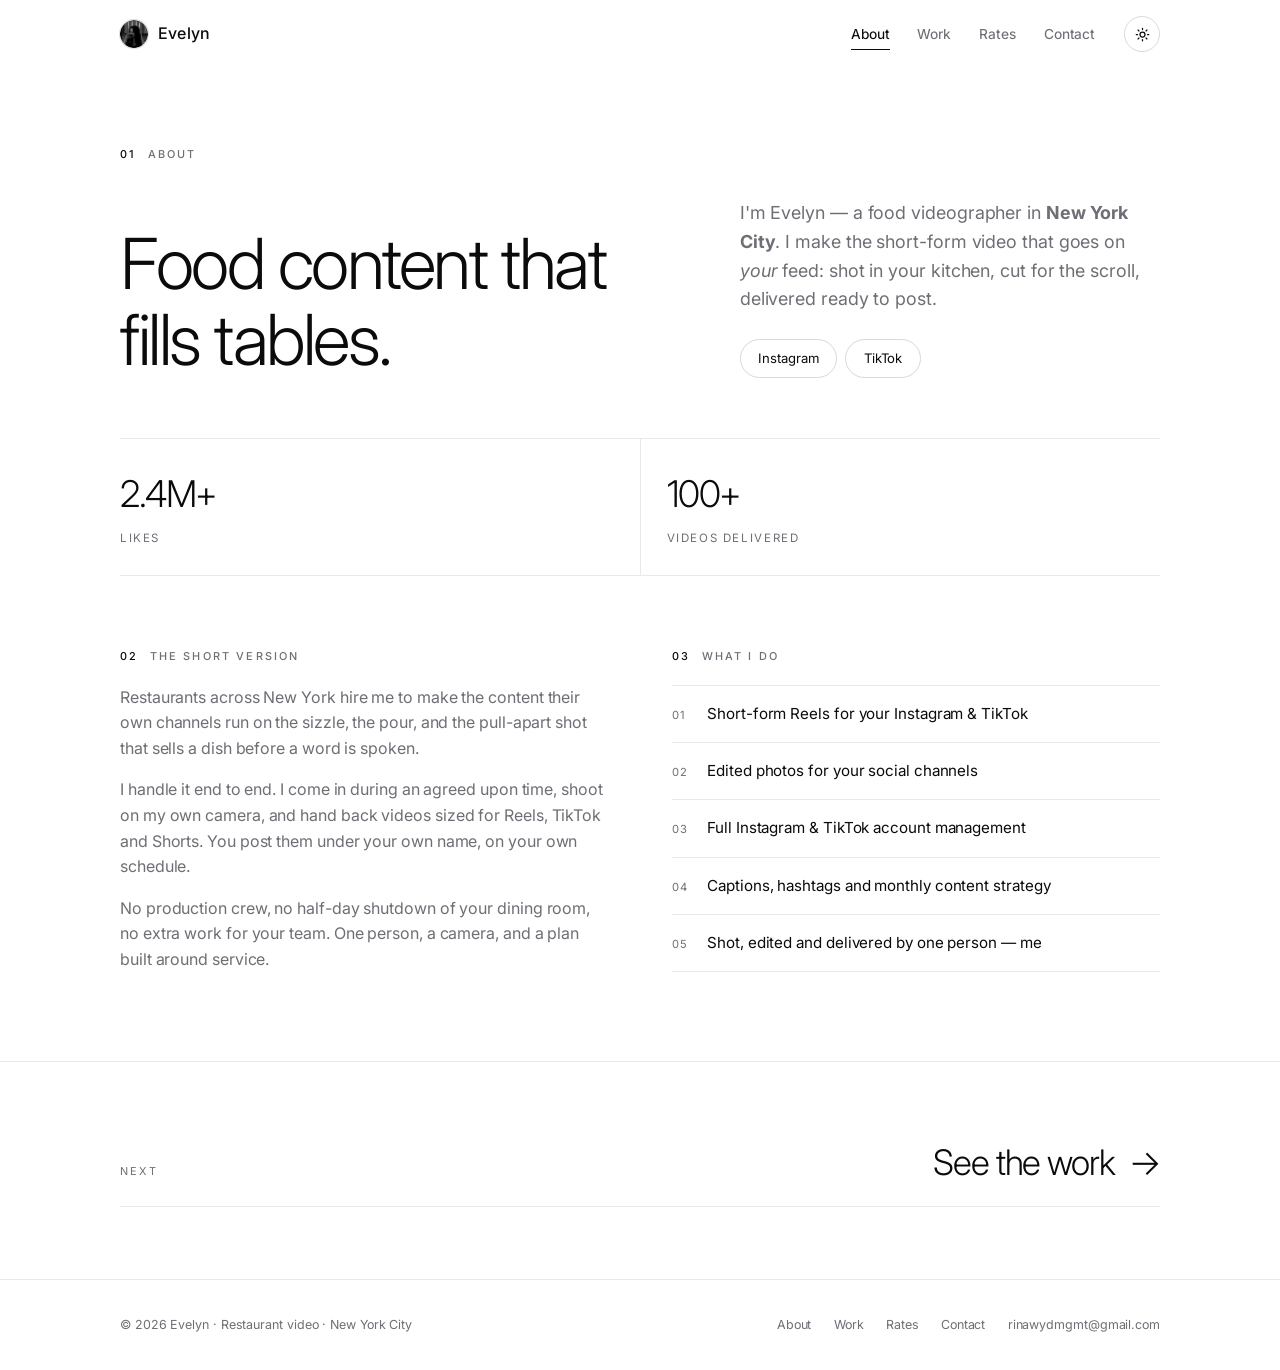
<file: index.html>
<!DOCTYPE html>
<html lang="en">
<head>
<meta charset="utf-8">
<meta name="viewport" content="width=device-width, initial-scale=1">
<title>Evelyn — Restaurant Video, New York City</title>
<meta name="description" content="Evelyn makes short-form food video for New York restaurants to post on their own channels.">
<meta property="og:title" content="Evelyn — Restaurant Video, New York City">
<meta property="og:description" content="Evelyn makes short-form food video for New York restaurants to post on their own channels.">
<meta property="og:image" content="https://crossur.github.io/Evelyn/assets/img/og-image.jpg">
<meta property="og:url" content="https://crossur.github.io/Evelyn/">
<meta property="og:site_name" content="Evelyn">
<meta property="og:type" content="website">
<meta name="twitter:card" content="summary_large_image">
<link rel="canonical" href="https://crossur.github.io/Evelyn/">
<link rel="icon" href="assets/img/icon/favicon.svg" type="image/svg+xml">
<link rel="icon" type="image/png" sizes="32x32" href="assets/img/icon/favicon-32.png">
<link rel="icon" type="image/png" sizes="512x512" href="assets/img/icon/icon-512.png">
<link rel="apple-touch-icon" sizes="180x180" href="assets/img/icon/apple-touch-icon.png">
<link rel="preconnect" href="https://fonts.googleapis.com">
<link rel="preconnect" href="https://fonts.gstatic.com" crossorigin>
<link href="https://fonts.googleapis.com/css2?family=Inter:wght@300;400;450;500;600&display=swap" rel="stylesheet">
<link rel="stylesheet" href="assets/css/styles.css">
<noscript><style>.reveal{opacity:1;transform:none}</style></noscript>
<script>
  // Apply the saved theme before first paint so the page never flashes
  try { var t = localStorage.getItem("theme"); if (t) document.documentElement.dataset.theme = t; } catch (e) {}
</script>
</head>
<body>

<a class="skip-link" href="#main">Skip to content</a>

<header class="site-header">
  <div class="wrap header-inner">
    <a class="brand" href="index.html">
      <img class="brand-mark" src="assets/img/icon/brand.png" alt="" width="28" height="28">
      <span class="brand-name">Evelyn</span>
    </a>

    <nav class="nav" id="nav" aria-label="Main">
      <a href="index.html" aria-current="page">About</a>
      <a href="work.html">Work</a>
      <a href="rates.html">Rates</a>
      <a href="contact.html">Contact</a>
    </nav>

    <button class="icon-btn theme-toggle" id="themeToggle" type="button" aria-label="Switch between light and dark">
      <svg class="sun" viewBox="0 0 24 24" fill="none" stroke="currentColor" stroke-width="2" stroke-linecap="round" aria-hidden="true">
        <circle cx="12" cy="12" r="4"/><path d="M12 2v2M12 20v2M2 12h2M20 12h2M4.9 4.9l1.4 1.4M17.7 17.7l1.4 1.4M4.9 19.1l1.4-1.4M17.7 6.3l1.4-1.4"/>
      </svg>
      <svg class="moon" viewBox="0 0 24 24" fill="none" stroke="currentColor" stroke-width="2" stroke-linecap="round" stroke-linejoin="round" aria-hidden="true">
        <path d="M21 12.8A9 9 0 1111.2 3a7 7 0 009.8 9.8z"/>
      </svg>
    </button>

    <button class="icon-btn nav-toggle" id="navToggle" type="button" aria-expanded="false" aria-controls="nav" aria-label="Open menu">
      <span></span><span></span><span></span>
    </button>
  </div>
</header>

<main id="main">

  <section class="wrap about-hero">
    <span class="label"><span class="num">01</span>About</span>

    <div class="about-hero-grid">
      <h1>Food content that fills tables.</h1>
      <div class="about-hero-aside">
        <p class="lede">
          I'm Evelyn — a food videographer in <strong>New York City</strong>.
          I make the short-form video that goes on <em>your</em> feed: shot in your
          kitchen, cut for the scroll, delivered ready to post.
        </p>
        <div class="socials">
          <a href="https://www.instagram.com/exploring.with.evelyn" target="_blank" rel="noopener">Instagram</a>
          <a href="https://www.tiktok.com/@exploring.with.evelyn" target="_blank" rel="noopener">TikTok</a>
        </div>
      </div>
    </div>

    <ul class="stats reveal">
      <li><strong>2.4M+</strong><span>Likes</span></li>
      <li><strong>100+</strong><span>Videos delivered</span></li>
    </ul>
  </section>

  <section class="wrap section">
    <div class="two-col">
      <div class="prose reveal">
        <span class="label"><span class="num">02</span>The short version</span>
        <p>
          Restaurants across New York hire me to make the content their own channels
          run on the sizzle, the pour, and the pull-apart shot that sells a dish
          before a word is spoken.
        </p>
        <p>
          I handle it end to end. I come in during an agreed upon time, shoot on my own camera,
          and hand back videos sized for Reels,
          TikTok and Shorts. You post them under your own name, on your own schedule.
        </p>
        <p>
          No production crew, no half-day shutdown of your dining room, no extra work
          for your team. One person, a camera, and a plan built around service.
        </p>
      </div>

      <div class="reveal">
        <span class="label"><span class="num">03</span>What I do</span>
        <ul class="do-list">
          <li><span class="idx">01</span><span>Short-form Reels for your Instagram &amp; TikTok</span></li>
          <li><span class="idx">02</span><span>Edited photos for your social channels</span></li>
          <li><span class="idx">03</span><span>Full Instagram &amp; TikTok account management</span></li>
          <li><span class="idx">04</span><span>Captions, hashtags and monthly content strategy</span></li>
          <li><span class="idx">05</span><span>Shot, edited and delivered by one person &mdash; me</span></li>
        </ul>
      </div>
    </div>
  </section>

  <section class="next-up">
    <div class="wrap">
      <a href="work.html">
        <span class="next-label">Next</span>
        <span class="next-title">See the work &nbsp;&rarr;</span>
      </a>
    </div>
  </section>

</main>

<footer class="site-footer">
  <div class="wrap footer-inner">
    <p>&copy; <span id="year">2026</span> Evelyn &middot; Restaurant video &middot; New York City</p>
    <nav class="footer-nav" aria-label="Footer">
      <a href="index.html">About</a>
      <a href="work.html">Work</a>
      <a href="rates.html">Rates</a>
      <a href="contact.html">Contact</a>
      <a href="mailto:rinawydmgmt@gmail.com">rinawydmgmt@gmail.com</a>
    </nav>
  </div>
</footer>

<script src="assets/js/main.js"></script>
</body>
</html>
</file>
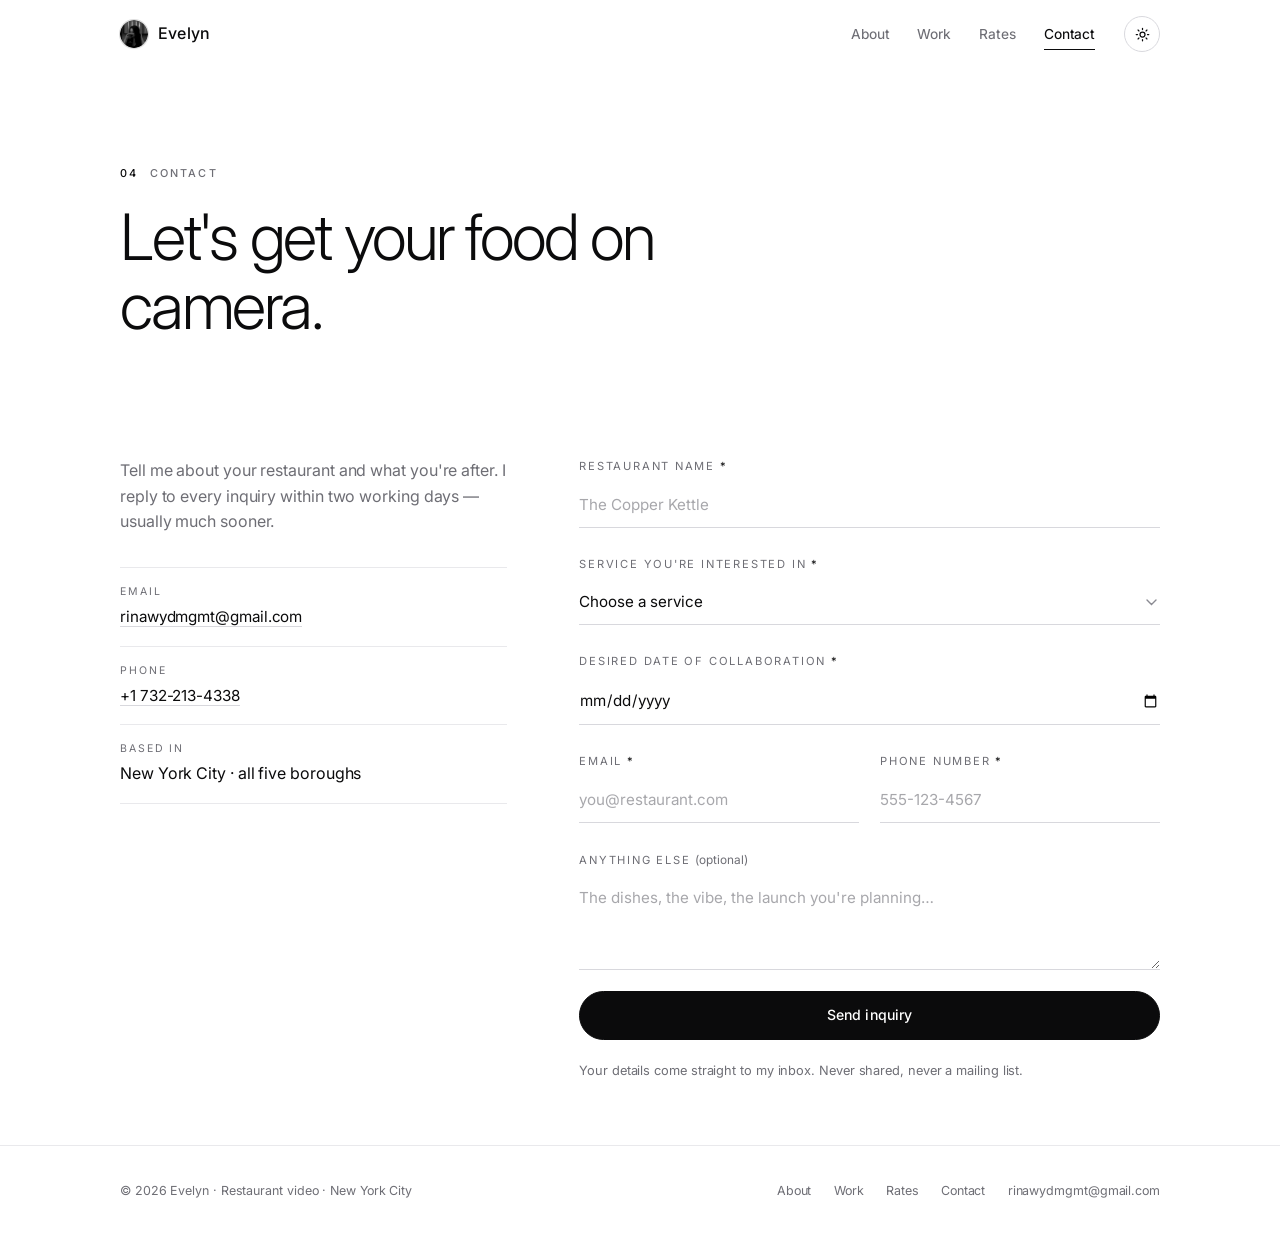
<file: contact.html>
<!DOCTYPE html>
<html lang="en">
<head>
<meta charset="utf-8">
<meta name="viewport" content="width=device-width, initial-scale=1">
<title>Contact — Evelyn</title>
<meta name="description" content="Book restaurant video in New York City. Tell me your restaurant, the service you want and your preferred date.">
<meta property="og:title" content="Contact — Evelyn">
<meta property="og:description" content="Book restaurant video in New York City. Tell me your restaurant, the service you want and your preferred date.">
<meta property="og:image" content="https://crossur.github.io/Evelyn/assets/img/og-image.jpg">
<meta property="og:url" content="https://crossur.github.io/Evelyn/contact.html">
<meta property="og:site_name" content="Evelyn">
<meta property="og:type" content="website">
<meta name="twitter:card" content="summary_large_image">
<link rel="canonical" href="https://crossur.github.io/Evelyn/contact.html">
<link rel="icon" href="assets/img/icon/favicon.svg" type="image/svg+xml">
<link rel="icon" type="image/png" sizes="32x32" href="assets/img/icon/favicon-32.png">
<link rel="icon" type="image/png" sizes="512x512" href="assets/img/icon/icon-512.png">
<link rel="apple-touch-icon" sizes="180x180" href="assets/img/icon/apple-touch-icon.png">
<link rel="preconnect" href="https://fonts.googleapis.com">
<link rel="preconnect" href="https://fonts.gstatic.com" crossorigin>
<link href="https://fonts.googleapis.com/css2?family=Inter:wght@300;400;450;500;600&display=swap" rel="stylesheet">
<link rel="stylesheet" href="assets/css/styles.css">
<noscript><style>.reveal{opacity:1;transform:none}</style></noscript>
<script>
  // Apply the saved theme before first paint so the page never flashes
  try { var t = localStorage.getItem("theme"); if (t) document.documentElement.dataset.theme = t; } catch (e) {}
</script>
</head>
<body>

<a class="skip-link" href="#main">Skip to content</a>

<header class="site-header">
  <div class="wrap header-inner">
    <a class="brand" href="index.html">
      <img class="brand-mark" src="assets/img/icon/brand.png" alt="" width="28" height="28">
      <span class="brand-name">Evelyn</span>
    </a>

    <nav class="nav" id="nav" aria-label="Main">
      <a href="index.html">About</a>
      <a href="work.html">Work</a>
      <a href="rates.html">Rates</a>
      <a href="contact.html" aria-current="page">Contact</a>
    </nav>

    <button class="icon-btn theme-toggle" id="themeToggle" type="button" aria-label="Switch between light and dark">
      <svg class="sun" viewBox="0 0 24 24" fill="none" stroke="currentColor" stroke-width="2" stroke-linecap="round" aria-hidden="true">
        <circle cx="12" cy="12" r="4"/><path d="M12 2v2M12 20v2M2 12h2M20 12h2M4.9 4.9l1.4 1.4M17.7 17.7l1.4 1.4M4.9 19.1l1.4-1.4M17.7 6.3l1.4-1.4"/>
      </svg>
      <svg class="moon" viewBox="0 0 24 24" fill="none" stroke="currentColor" stroke-width="2" stroke-linecap="round" stroke-linejoin="round" aria-hidden="true">
        <path d="M21 12.8A9 9 0 1111.2 3a7 7 0 009.8 9.8z"/>
      </svg>
    </button>

    <button class="icon-btn nav-toggle" id="navToggle" type="button" aria-expanded="false" aria-controls="nav" aria-label="Open menu">
      <span></span><span></span><span></span>
    </button>
  </div>
</header>

<main id="main">

  <section class="wrap page-head">
    <span class="label"><span class="num">04</span>Contact</span>
    <h1>Let's get your food on camera.</h1>
  </section>

  <section class="wrap section-tight">
    <div class="contact-grid">

      <div class="reveal">
        <p class="muted">
          Tell me about your restaurant and what you're after. I reply to every
          inquiry within two working days &mdash; usually much sooner.
        </p>
        <ul class="contact-details">
          <li>
            <span class="contact-label">Email</span>
            <a href="mailto:rinawydmgmt@gmail.com">rinawydmgmt@gmail.com</a>
          </li>
          <li>
            <span class="contact-label">Phone</span>
            <a href="tel:+17322134338">+1 732-213-4338</a>
          </li>
          <li>
            <span class="contact-label">Based in</span>
            <span>New York City &middot; all five boroughs</span>
          </li>
        </ul>
      </div>

      <form class="contact-form reveal" id="contactForm" novalidate>
        <div class="field">
          <label for="restaurant">Restaurant name <span class="req">*</span></label>
          <input type="text" id="restaurant" name="restaurant" required autocomplete="organization" placeholder="The Copper Kettle">
          <p class="error" data-error-for="restaurant"></p>
        </div>

        <div class="field">
          <label for="service">Service you're interested in <span class="req">*</span></label>
          <select id="service" name="service" required>
            <option value="" disabled selected>Choose a service</option>
            <option>Social Media Management &mdash; $800/month</option>
            <option>Content Creation Package &mdash; $300</option>
            <option>Not sure yet &mdash; let's talk</option>
          </select>
          <p class="error" data-error-for="service"></p>
        </div>

        <div class="field">
          <label for="date">Desired date of collaboration <span class="req">*</span></label>
          <input type="date" id="date" name="date" required>
          <p class="error" data-error-for="date"></p>
        </div>

        <div class="field-row">
          <div class="field">
            <label for="email">Email <span class="req">*</span></label>
            <input type="email" id="email" name="email" required autocomplete="email" placeholder="you@restaurant.com">
            <p class="error" data-error-for="email"></p>
          </div>
          <div class="field">
            <label for="phone">Phone number <span class="req">*</span></label>
            <input type="tel" id="phone" name="phone" required autocomplete="tel" placeholder="555-123-4567">
            <p class="error" data-error-for="phone"></p>
          </div>
        </div>

        <div class="field">
          <label for="message">Anything else <span class="optional">(optional)</span></label>
          <textarea id="message" name="message" rows="3" placeholder="The dishes, the vibe, the launch you're planning&hellip;"></textarea>
        </div>

        <!-- Spam honeypot: hidden from people, catches bots -->
        <div class="hp" aria-hidden="true">
          <label for="company">Company</label>
          <input type="text" id="company" name="_gotcha" tabindex="-1" autocomplete="off">
        </div>

        <button type="submit" class="btn btn-block" id="submitBtn">
          <span class="btn-label">Send inquiry</span>
          <span class="spinner" aria-hidden="true"></span>
        </button>

        <p class="form-status" id="formStatus" role="status" aria-live="polite"></p>
        <p class="fineprint">Your details come straight to my inbox. Never shared, never a mailing list.</p>
      </form>

    </div>
  </section>

</main>

<footer class="site-footer">
  <div class="wrap footer-inner">
    <p>&copy; <span id="year">2026</span> Evelyn &middot; Restaurant video &middot; New York City</p>
    <nav class="footer-nav" aria-label="Footer">
      <a href="index.html">About</a>
      <a href="work.html">Work</a>
      <a href="rates.html">Rates</a>
      <a href="contact.html">Contact</a>
      <a href="mailto:rinawydmgmt@gmail.com">rinawydmgmt@gmail.com</a>
    </nav>
  </div>
</footer>

<script src="assets/js/main.js"></script>
</body>
</html>
</file>
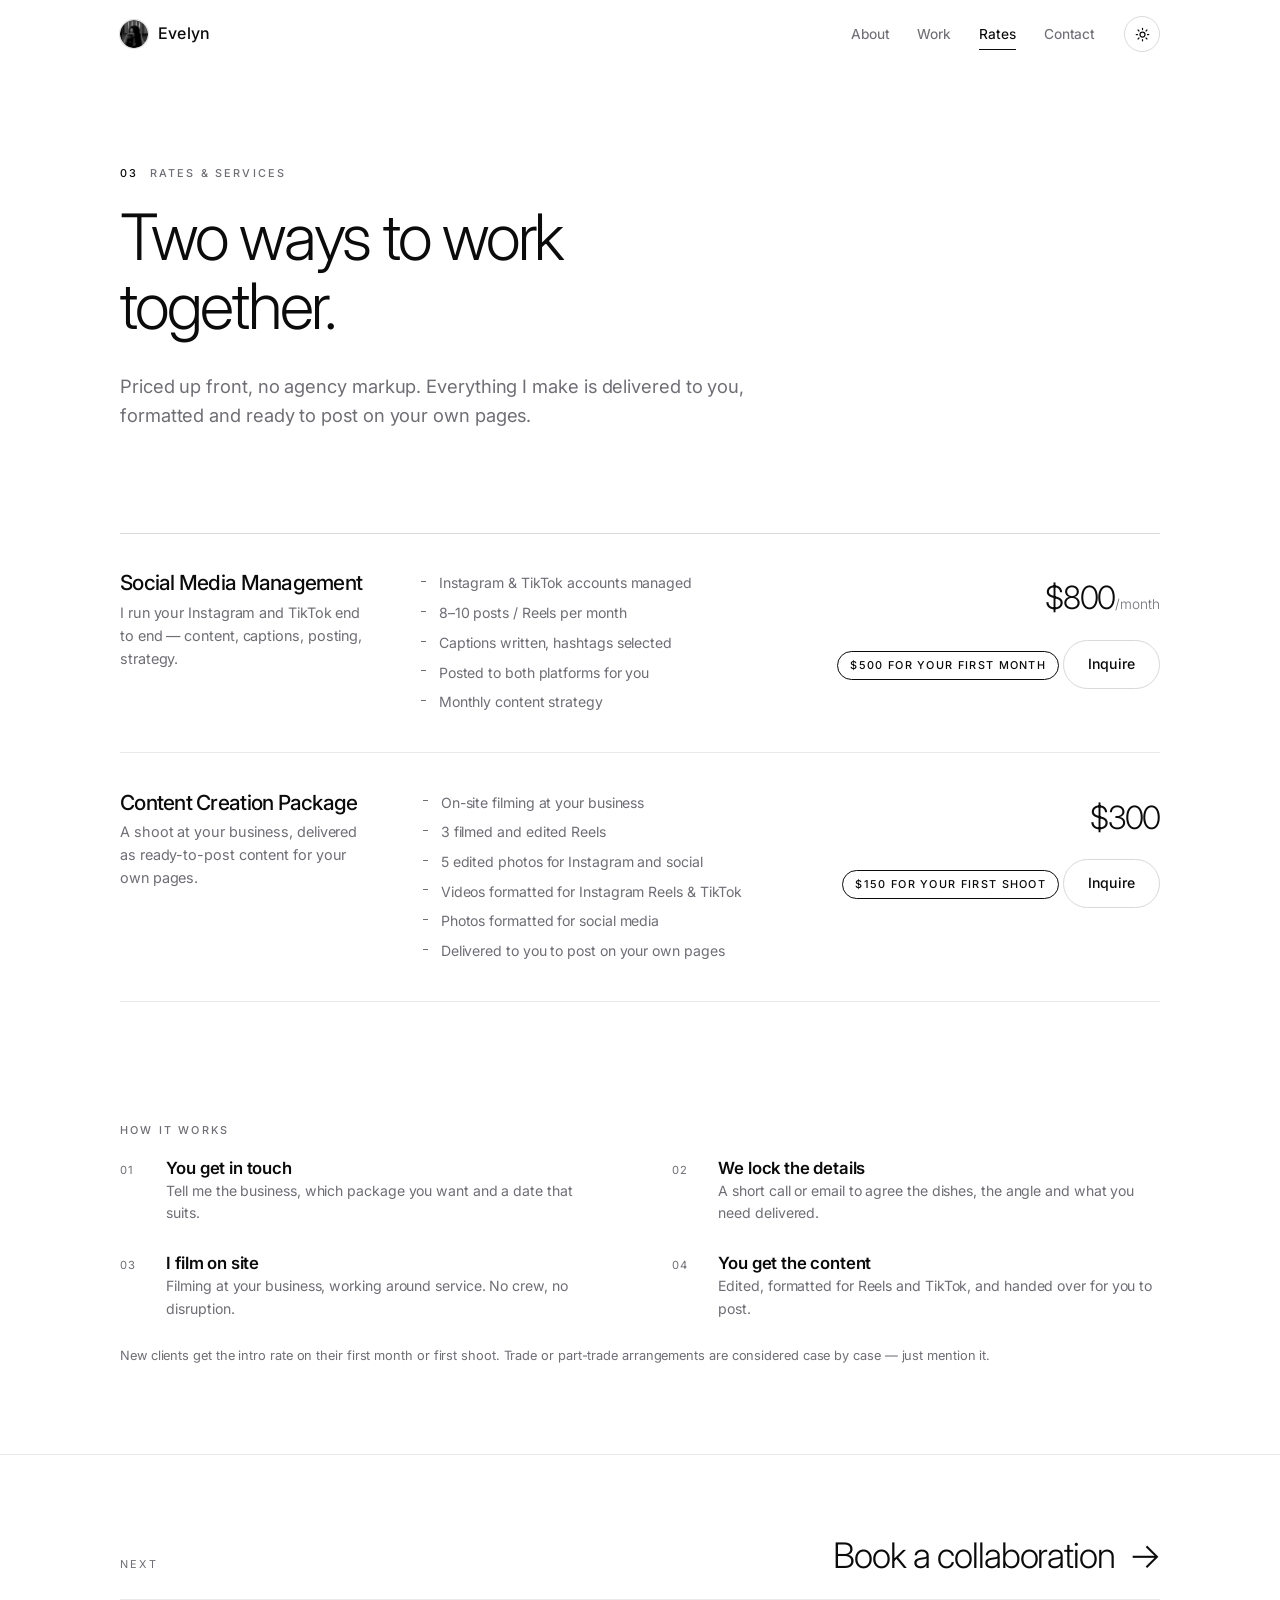
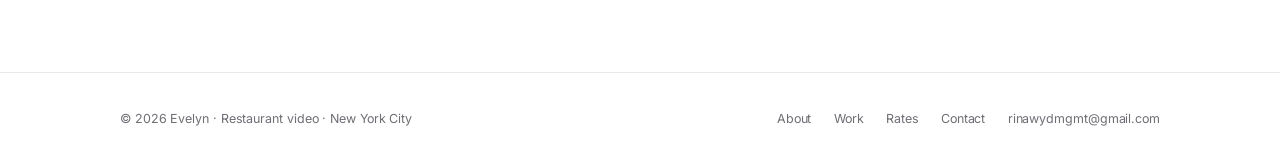
<file: rates.html>
<!DOCTYPE html>
<html lang="en">
<head>
<meta charset="utf-8">
<meta name="viewport" content="width=device-width, initial-scale=1">
<title>Rates &amp; Services — Evelyn</title>
<meta name="description" content="Rates for restaurant video in New York City: single videos, monthly packages and event coverage.">
<meta property="og:title" content="Rates &amp; Services — Evelyn">
<meta property="og:description" content="Rates for restaurant video in New York City: single videos, monthly packages and event coverage.">
<meta property="og:image" content="https://crossur.github.io/Evelyn/assets/img/og-image.jpg">
<meta property="og:url" content="https://crossur.github.io/Evelyn/rates.html">
<meta property="og:site_name" content="Evelyn">
<meta property="og:type" content="website">
<meta name="twitter:card" content="summary_large_image">
<link rel="canonical" href="https://crossur.github.io/Evelyn/rates.html">
<link rel="icon" href="assets/img/icon/favicon.svg" type="image/svg+xml">
<link rel="icon" type="image/png" sizes="32x32" href="assets/img/icon/favicon-32.png">
<link rel="icon" type="image/png" sizes="512x512" href="assets/img/icon/icon-512.png">
<link rel="apple-touch-icon" sizes="180x180" href="assets/img/icon/apple-touch-icon.png">
<link rel="preconnect" href="https://fonts.googleapis.com">
<link rel="preconnect" href="https://fonts.gstatic.com" crossorigin>
<link href="https://fonts.googleapis.com/css2?family=Inter:wght@300;400;450;500;600&display=swap" rel="stylesheet">
<link rel="stylesheet" href="assets/css/styles.css">
<noscript><style>.reveal{opacity:1;transform:none}</style></noscript>
<script>
  // Apply the saved theme before first paint so the page never flashes
  try { var t = localStorage.getItem("theme"); if (t) document.documentElement.dataset.theme = t; } catch (e) {}
</script>
</head>
<body>

<a class="skip-link" href="#main">Skip to content</a>

<header class="site-header">
  <div class="wrap header-inner">
    <a class="brand" href="index.html">
      <img class="brand-mark" src="assets/img/icon/brand.png" alt="" width="28" height="28">
      <span class="brand-name">Evelyn</span>
    </a>

    <nav class="nav" id="nav" aria-label="Main">
      <a href="index.html">About</a>
      <a href="work.html">Work</a>
      <a href="rates.html" aria-current="page">Rates</a>
      <a href="contact.html">Contact</a>
    </nav>

    <button class="icon-btn theme-toggle" id="themeToggle" type="button" aria-label="Switch between light and dark">
      <svg class="sun" viewBox="0 0 24 24" fill="none" stroke="currentColor" stroke-width="2" stroke-linecap="round" aria-hidden="true">
        <circle cx="12" cy="12" r="4"/><path d="M12 2v2M12 20v2M2 12h2M20 12h2M4.9 4.9l1.4 1.4M17.7 17.7l1.4 1.4M4.9 19.1l1.4-1.4M17.7 6.3l1.4-1.4"/>
      </svg>
      <svg class="moon" viewBox="0 0 24 24" fill="none" stroke="currentColor" stroke-width="2" stroke-linecap="round" stroke-linejoin="round" aria-hidden="true">
        <path d="M21 12.8A9 9 0 1111.2 3a7 7 0 009.8 9.8z"/>
      </svg>
    </button>

    <button class="icon-btn nav-toggle" id="navToggle" type="button" aria-expanded="false" aria-controls="nav" aria-label="Open menu">
      <span></span><span></span><span></span>
    </button>
  </div>
</header>

<main id="main">

  <section class="wrap page-head">
    <span class="label"><span class="num">03</span>Rates &amp; services</span>
    <h1>Two ways to work together.</h1>
    <p class="lede">
      Priced up front, no agency markup. Everything I make is delivered to you,
      formatted and ready to post on your own pages.
    </p>
  </section>

  <section class="wrap section-tight">
    <div class="rate-list">

      <article class="rate-row reveal">
        <div>
          <h2>Social Media Management</h2>
          <p class="blurb">I run your Instagram and TikTok end to end &mdash; content, captions, posting, strategy.</p>
        </div>
        <ul class="includes">
          <li>Instagram &amp; TikTok accounts managed</li>
          <li>8&ndash;10 posts / Reels per month</li>
          <li>Captions written, hashtags selected</li>
          <li>Posted to both platforms for you</li>
          <li>Monthly content strategy</li>
        </ul>
        <div class="price-col">
          <span class="rate-price">$800<span class="unit">/month</span></span>
          <span class="intro-offer">$500 for your first month</span>
          <a class="btn btn-ghost" href="contact.html?service=Social+Media+Management">Inquire</a>
        </div>
      </article>

      <article class="rate-row reveal">
        <div>
          <h2>Content Creation Package</h2>
          <p class="blurb">A shoot at your business, delivered as ready-to-post content for your own pages.</p>
        </div>
        <ul class="includes">
          <li>On-site filming at your business</li>
          <li>3 filmed and edited Reels</li>
          <li>5 edited photos for Instagram and social</li>
          <li>Videos formatted for Instagram Reels &amp; TikTok</li>
          <li>Photos formatted for social media</li>
          <li>Delivered to you to post on your own pages</li>
        </ul>
        <div class="price-col">
          <span class="rate-price">$300</span>
          <span class="intro-offer">$150 for your first shoot</span>
          <a class="btn btn-ghost" href="contact.html?service=Content+Creation+Package">Inquire</a>
        </div>
      </article>

    </div>
  </section>

  <section class="wrap section">
    <div class="reveal">
      <span class="label">How it works</span>
      <ol class="steps steps-wide">
        <li><div><h3>You get in touch</h3><p>Tell me the business, which package you want and a date that suits.</p></div></li>
        <li><div><h3>We lock the details</h3><p>A short call or email to agree the dishes, the angle and what you need delivered.</p></div></li>
        <li><div><h3>I film on site</h3><p>Filming at your business, working around service. No crew, no disruption.</p></div></li>
        <li><div><h3>You get the content</h3><p>Edited, formatted for Reels and TikTok, and handed over for you to post.</p></div></li>
      </ol>
      <p class="fineprint" style="margin-top:1.6rem">
        New clients get the intro rate on their first month or first shoot.
        Trade or part-trade arrangements are considered case by case &mdash; just mention it.
      </p>
    </div>
  </section>

  <section class="next-up">
    <div class="wrap">
      <a href="contact.html">
        <span class="next-label">Next</span>
        <span class="next-title">Book a collaboration &nbsp;&rarr;</span>
      </a>
    </div>
  </section>

</main>

<footer class="site-footer">
  <div class="wrap footer-inner">
    <p>&copy; <span id="year">2026</span> Evelyn &middot; Restaurant video &middot; New York City</p>
    <nav class="footer-nav" aria-label="Footer">
      <a href="index.html">About</a>
      <a href="work.html">Work</a>
      <a href="rates.html">Rates</a>
      <a href="contact.html">Contact</a>
      <a href="mailto:rinawydmgmt@gmail.com">rinawydmgmt@gmail.com</a>
    </nav>
  </div>
</footer>

<script src="assets/js/main.js"></script>
</body>
</html>
</file>
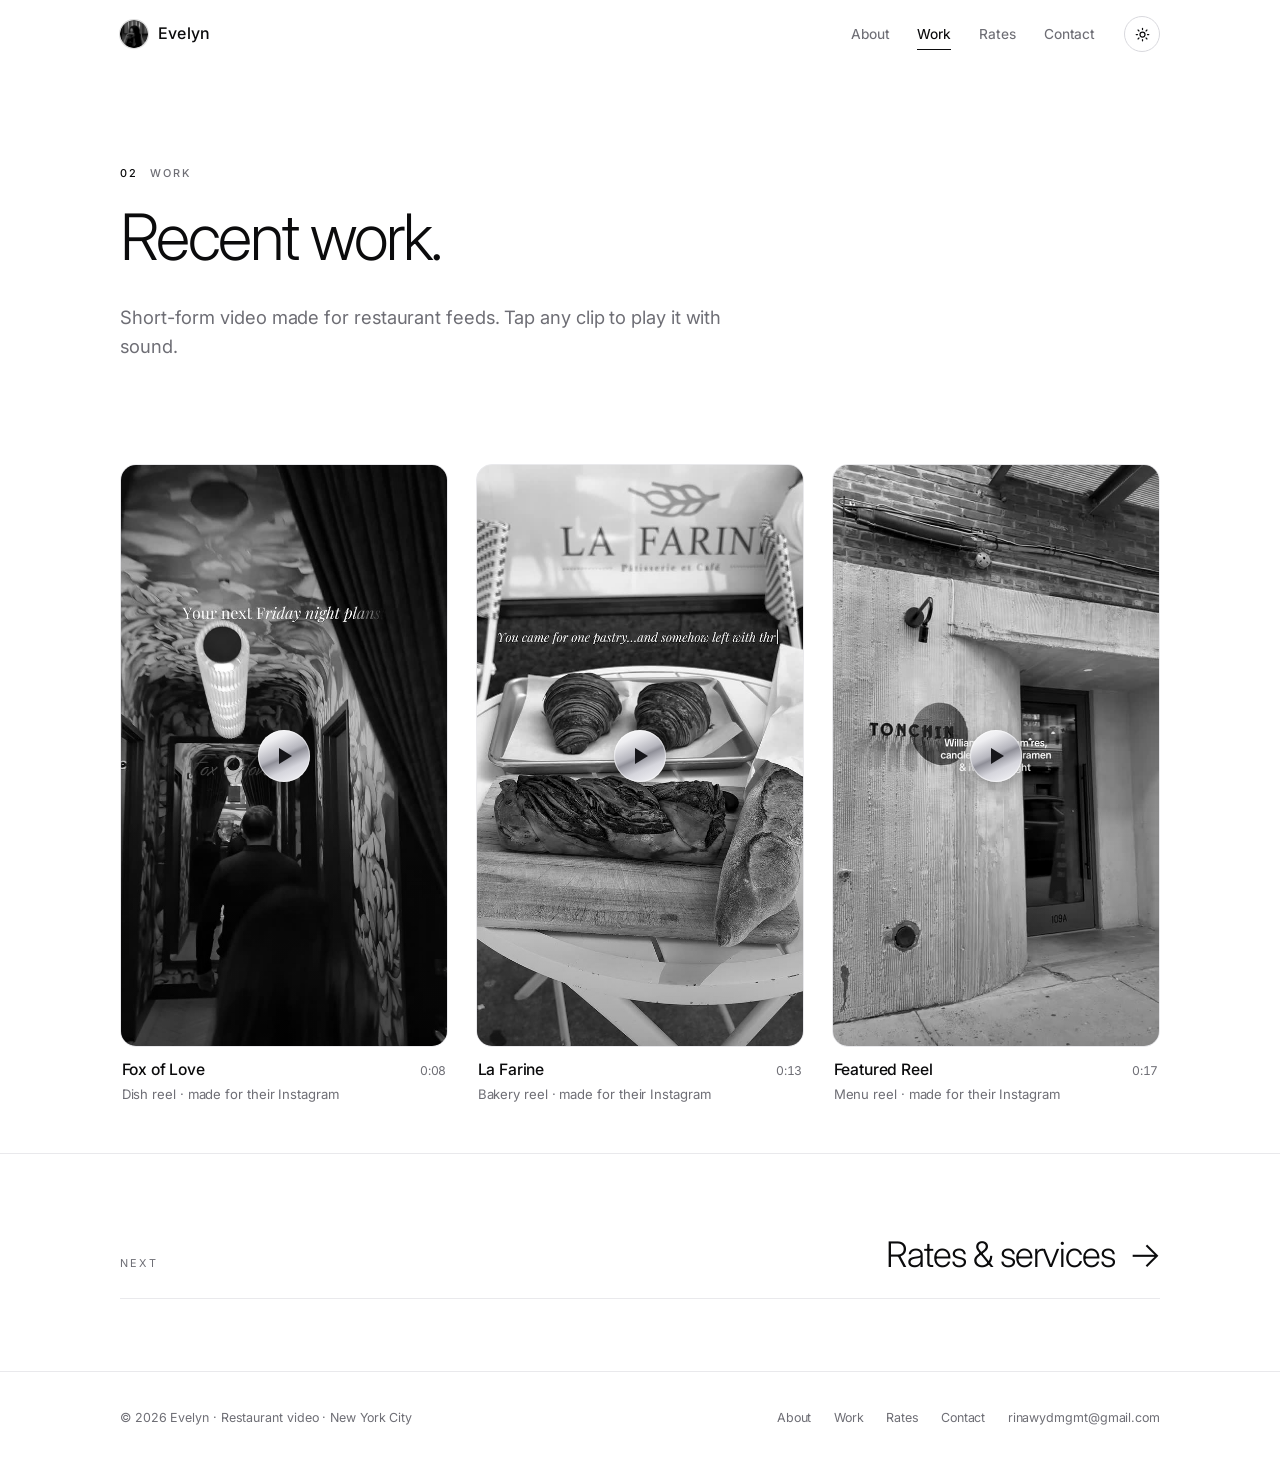
<file: work.html>
<!DOCTYPE html>
<html lang="en">
<head>
<meta charset="utf-8">
<meta name="viewport" content="width=device-width, initial-scale=1">
<title>Work — Evelyn</title>
<meta name="description" content="Recent short-form food video made for New York restaurants.">
<meta property="og:title" content="Work — Evelyn">
<meta property="og:description" content="Recent short-form food video made for New York restaurants.">
<meta property="og:image" content="https://crossur.github.io/Evelyn/assets/img/og-image.jpg">
<meta property="og:url" content="https://crossur.github.io/Evelyn/work.html">
<meta property="og:site_name" content="Evelyn">
<meta property="og:type" content="website">
<meta name="twitter:card" content="summary_large_image">
<link rel="canonical" href="https://crossur.github.io/Evelyn/work.html">
<link rel="icon" href="assets/img/icon/favicon.svg" type="image/svg+xml">
<link rel="icon" type="image/png" sizes="32x32" href="assets/img/icon/favicon-32.png">
<link rel="icon" type="image/png" sizes="512x512" href="assets/img/icon/icon-512.png">
<link rel="apple-touch-icon" sizes="180x180" href="assets/img/icon/apple-touch-icon.png">
<link rel="preconnect" href="https://fonts.googleapis.com">
<link rel="preconnect" href="https://fonts.gstatic.com" crossorigin>
<link href="https://fonts.googleapis.com/css2?family=Inter:wght@300;400;450;500;600&display=swap" rel="stylesheet">
<link rel="stylesheet" href="assets/css/styles.css">
<noscript><style>.reveal{opacity:1;transform:none}</style></noscript>
<script>
  // Apply the saved theme before first paint so the page never flashes
  try { var t = localStorage.getItem("theme"); if (t) document.documentElement.dataset.theme = t; } catch (e) {}
</script>
</head>
<body>

<a class="skip-link" href="#main">Skip to content</a>

<header class="site-header">
  <div class="wrap header-inner">
    <a class="brand" href="index.html">
      <img class="brand-mark" src="assets/img/icon/brand.png" alt="" width="28" height="28">
      <span class="brand-name">Evelyn</span>
    </a>

    <nav class="nav" id="nav" aria-label="Main">
      <a href="index.html">About</a>
      <a href="work.html" aria-current="page">Work</a>
      <a href="rates.html">Rates</a>
      <a href="contact.html">Contact</a>
    </nav>

    <button class="icon-btn theme-toggle" id="themeToggle" type="button" aria-label="Switch between light and dark">
      <svg class="sun" viewBox="0 0 24 24" fill="none" stroke="currentColor" stroke-width="2" stroke-linecap="round" aria-hidden="true">
        <circle cx="12" cy="12" r="4"/><path d="M12 2v2M12 20v2M2 12h2M20 12h2M4.9 4.9l1.4 1.4M17.7 17.7l1.4 1.4M4.9 19.1l1.4-1.4M17.7 6.3l1.4-1.4"/>
      </svg>
      <svg class="moon" viewBox="0 0 24 24" fill="none" stroke="currentColor" stroke-width="2" stroke-linecap="round" stroke-linejoin="round" aria-hidden="true">
        <path d="M21 12.8A9 9 0 1111.2 3a7 7 0 009.8 9.8z"/>
      </svg>
    </button>

    <button class="icon-btn nav-toggle" id="navToggle" type="button" aria-expanded="false" aria-controls="nav" aria-label="Open menu">
      <span></span><span></span><span></span>
    </button>
  </div>
</header>

<main id="main">

  <section class="wrap page-head">
    <span class="label"><span class="num">02</span>Work</span>
    <h1>Recent work.</h1>
    <p class="lede">Short-form video made for restaurant feeds. Tap any clip to play it with sound.</p>
  </section>

  <section class="wrap section-tight">
    <div class="video-grid">

      <article class="video-card reveal"
               data-file="assets/videos/fox-of-love.mp4"
               data-poster="assets/img/posters/fox-of-love.jpg">
        <div class="video-thumb">
          <img src="assets/img/posters/fox-of-love.jpg" alt="Still from Fox of Love"
               width="640" height="1138" loading="eager" decoding="async">
          <span class="play-badge" aria-hidden="true"></span>
        </div>
        <div class="video-meta">
          <h2>Fox of Love</h2>
          <span class="dur">0:08</span>
        </div>
        <p>Dish reel &middot; made for their Instagram</p>
      </article>

      <article class="video-card reveal"
               data-file="assets/videos/la-farine.mp4"
               data-poster="assets/img/posters/la-farine.jpg">
        <div class="video-thumb">
          <img src="assets/img/posters/la-farine.jpg" alt="Still from La Farine"
               width="640" height="1138" loading="lazy" decoding="async">
          <span class="play-badge" aria-hidden="true"></span>
        </div>
        <div class="video-meta">
          <h2>La Farine</h2>
          <span class="dur">0:13</span>
        </div>
        <p>Bakery reel &middot; made for their Instagram</p>
      </article>

      <article class="video-card reveal"
               data-file="assets/videos/output.mp4"
               data-poster="assets/img/posters/output.jpg">
        <div class="video-thumb">
          <img src="assets/img/posters/output.jpg" alt="Still from Featured Reel"
               width="640" height="1138" loading="lazy" decoding="async">
          <span class="play-badge" aria-hidden="true"></span>
        </div>
        <div class="video-meta">
          <h2>Featured Reel</h2>
          <span class="dur">0:17</span>
        </div>
        <p>Menu reel &middot; made for their Instagram</p>
      </article>

      <!--
        TO ADD ANOTHER VIDEO
        1. Compress it first — see the ffmpeg command in README.md. A 13-second
           reel should land around 5-8 MB, not 40.
        2. Put the .mp4 in assets/videos/ and a poster image in assets/img/posters/
           (the README has the one-line ffmpeg command for the poster too).
        3. Copy an <article> block above and change the slug, title and duration.
        Avoid spaces in filenames. For a widescreen clip add
        data-orientation="landscape" to the <article>.
      -->

    </div>
  </section>

  <section class="next-up">
    <div class="wrap">
      <a href="rates.html">
        <span class="next-label">Next</span>
        <span class="next-title">Rates &amp; services &nbsp;&rarr;</span>
      </a>
    </div>
  </section>

</main>

<footer class="site-footer">
  <div class="wrap footer-inner">
    <p>&copy; <span id="year">2026</span> Evelyn &middot; Restaurant video &middot; New York City</p>
    <nav class="footer-nav" aria-label="Footer">
      <a href="index.html">About</a>
      <a href="work.html">Work</a>
      <a href="rates.html">Rates</a>
      <a href="contact.html">Contact</a>
      <a href="mailto:rinawydmgmt@gmail.com">rinawydmgmt@gmail.com</a>
    </nav>
  </div>
</footer>

<div class="lightbox" id="lightbox" role="dialog" aria-modal="true" aria-label="Video player" hidden>
  <button class="lightbox-close" id="lightboxClose" type="button" aria-label="Close video">&times;</button>
  <div class="lightbox-frame" id="lightboxFrame"></div>
</div>

<script src="assets/js/main.js"></script>
</body>
</html>
</file>
<file: assets/css/styles.css>
/* =========================================================
   Evelyn — monochrome portfolio
   Black · white · chrome · silver
   ========================================================= */

:root {
  /* Light: paper white → silver */
  --paper:      #ffffff;
  --paper-2:    #f6f6f7;
  --paper-3:    #ededf0;
  --ink:        #0b0b0c;
  --ink-soft:   #2b2b2f;
  --graphite:   #6e6e75;   /* muted text */
  --silver:     #d8d8dd;   /* borders */
  --silver-2:   #e9e9ec;   /* hairlines */

  /* Inverted pair — buttons, badges */
  --fill:       #0b0b0c;
  --fill-text:  #ffffff;

  /* Polished metal */
  --chrome: linear-gradient(155deg,
      #ffffff 0%, #eeeef1 22%, #b6b6be 46%,
      #8f8f98 52%, #d5d5dc 70%, #fbfbfd 100%);
  --chrome-line: linear-gradient(90deg,
      transparent 0%, var(--silver) 20%, #9a9aa2 50%, var(--silver) 80%, transparent 100%);

  --shadow-sm: 0 1px 2px rgba(11,11,12,.05);
  --shadow-md: 0 8px 24px rgba(11,11,12,.08);
  --shadow-lg: 0 24px 60px rgba(11,11,12,.16);

  --radius:    10px;
  --radius-lg: 16px;
  --wrap:      1080px;
  --gutter:    20px;
  --font:      "Inter", -apple-system, BlinkMacSystemFont, "Segoe UI", Roboto, Helvetica, Arial, sans-serif;

  color-scheme: light;
}

/* Dark: ink black → graphite */
@media (prefers-color-scheme: dark) {
  :root:not([data-theme="light"]) {
    color-scheme: dark;
    --paper:     #0b0b0c;
    --paper-2:   #121214;
    --paper-3:   #191a1c;
    --ink:       #f4f4f6;
    --ink-soft:  #d6d6da;
    --graphite:  #94949c;
    --silver:    #2c2c31;
    --silver-2:  #1f1f23;
    --fill:      #f4f4f6;
    --fill-text: #0b0b0c;
    --chrome: linear-gradient(155deg,
        #f4f4f6 0%, #c9c9d1 22%, #74747d 46%,
        #4a4a52 52%, #a7a7b0 70%, #e6e6ea 100%);
    --chrome-line: linear-gradient(90deg,
        transparent 0%, var(--silver) 20%, #5b5b64 50%, var(--silver) 80%, transparent 100%);
    --shadow-sm: 0 1px 2px rgba(0,0,0,.5);
    --shadow-md: 0 8px 24px rgba(0,0,0,.55);
    --shadow-lg: 0 24px 60px rgba(0,0,0,.7);
  }
}
:root[data-theme="dark"] {
  color-scheme: dark;
  --paper:     #0b0b0c;
  --paper-2:   #121214;
  --paper-3:   #191a1c;
  --ink:       #f4f4f6;
  --ink-soft:  #d6d6da;
  --graphite:  #94949c;
  --silver:    #2c2c31;
  --silver-2:  #1f1f23;
  --fill:      #f4f4f6;
  --fill-text: #0b0b0c;
  --chrome: linear-gradient(155deg,
      #f4f4f6 0%, #c9c9d1 22%, #74747d 46%,
      #4a4a52 52%, #a7a7b0 70%, #e6e6ea 100%);
  --chrome-line: linear-gradient(90deg,
      transparent 0%, var(--silver) 20%, #5b5b64 50%, var(--silver) 80%, transparent 100%);
  --shadow-sm: 0 1px 2px rgba(0,0,0,.5);
  --shadow-md: 0 8px 24px rgba(0,0,0,.55);
  --shadow-lg: 0 24px 60px rgba(0,0,0,.7);
}

:root[data-theme="light"] { color-scheme: light; }

/* ---------- base ---------- */
*, *::before, *::after { box-sizing: border-box; }

html { scroll-behavior: smooth; }
@media (prefers-reduced-motion: reduce) { html { scroll-behavior: auto; } }

body {
  margin: 0;
  background: var(--paper);
  color: var(--ink);
  font-family: var(--font);
  font-size: 16px;
  line-height: 1.6;
  letter-spacing: -.005em;
  -webkit-font-smoothing: antialiased;
}

img, video { display: block; max-width: 100%; }

h1, h2, h3 { margin: 0 0 .5em; font-weight: 500; line-height: 1.08; letter-spacing: -.035em; }
h1 { font-size: clamp(2.4rem, 6vw, 4rem); font-weight: 300; }
h2 { font-size: clamp(1.5rem, 3vw, 2rem); }
h3 { font-size: 1.05rem; font-weight: 600; letter-spacing: -.01em; }
p  { margin: 0 0 1rem; }

a { color: var(--ink); text-underline-offset: 3px; text-decoration-color: var(--silver); }
a:hover { text-decoration-color: currentColor; }

:focus-visible { outline: 2px solid var(--ink); outline-offset: 3px; border-radius: 3px; }

.skip-link {
  position: absolute; left: -9999px; top: 0; z-index: 200;
  background: var(--fill); color: var(--fill-text); padding: 10px 16px;
}
.skip-link:focus { left: 0; }

.wrap { width: 100%; max-width: var(--wrap); margin-inline: auto; padding-inline: var(--gutter); }

/* label / eyebrow */
.label {
  display: block;
  font-size: .68rem; font-weight: 500;
  letter-spacing: .2em; text-transform: uppercase;
  color: var(--graphite);
  margin-bottom: 1.2rem;
}
.label .num { color: var(--ink); margin-right: .7rem; }

.muted { color: var(--graphite); }
.fineprint { font-size: .8rem; color: var(--graphite); }

/* chrome hairline */
.rule { height: 1px; border: 0; margin: 0; background: var(--chrome-line); }

/* ---------- buttons ---------- */
.btn {
  display: inline-flex; align-items: center; justify-content: center; gap: .5rem;
  padding: .78rem 1.5rem;
  border: 1px solid var(--ink); border-radius: 100px;
  background: var(--fill); color: var(--fill-text);
  font: inherit; font-size: .88rem; font-weight: 500; letter-spacing: .01em;
  text-decoration: none; cursor: pointer;
  transition: opacity .18s ease, transform .18s ease, background-color .18s ease, color .18s ease;
}
.btn:hover { opacity: .82; transform: translateY(-1px); }
.btn:active { transform: translateY(0); }

.btn-ghost {
  background: transparent; color: var(--ink); border-color: var(--silver);
}
.btn-ghost:hover { border-color: var(--ink); opacity: 1; }

.btn-block { width: 100%; }
.btn[disabled] { opacity: .5; pointer-events: none; }

/* text link with arrow */
.arrow-link {
  display: inline-flex; align-items: center; gap: .5rem;
  font-size: .92rem; font-weight: 500; text-decoration: none;
  border-bottom: 1px solid var(--silver); padding-bottom: .25rem;
  transition: border-color .18s ease, gap .18s ease;
}
.arrow-link:hover { border-color: var(--ink); gap: .8rem; }

/* ---------- header ---------- */
.site-header {
  position: sticky; top: 0; z-index: 100;
  background: var(--paper);
  background: color-mix(in srgb, var(--paper) 88%, transparent);
  backdrop-filter: saturate(180%) blur(14px);
  border-bottom: 1px solid transparent;
  transition: border-color .2s ease;
}
.site-header.is-stuck { border-bottom-color: var(--silver-2); }

.header-inner { display: flex; align-items: center; gap: 1rem; height: 68px; }

.brand { display: inline-flex; align-items: center; gap: .6rem; text-decoration: none; margin-right: auto; }
.brand-mark {
  width: 28px; height: 28px; border-radius: 50%;
  object-fit: cover; flex-shrink: 0;
  box-shadow: 0 0 0 1px var(--silver), var(--shadow-sm);
  filter: grayscale(1) contrast(1.05);   /* matches the monochrome palette */
  transition: filter .25s ease;
}
.brand:hover .brand-mark { filter: grayscale(0) contrast(1); }
.brand-name { font-size: 1rem; font-weight: 500; letter-spacing: .02em; }

.nav { display: flex; align-items: center; gap: .15rem; }
.nav a {
  position: relative;
  padding: .45rem .8rem;
  font-size: .86rem; font-weight: 450;
  color: var(--graphite); text-decoration: none;
  transition: color .18s ease;
}
.nav a:hover { color: var(--ink); }
.nav a[aria-current="page"] { color: var(--ink); }
.nav a[aria-current="page"]::after {
  content: ""; position: absolute; left: .8rem; right: .8rem; bottom: .15rem;
  height: 1px; background: var(--ink);
}

.icon-btn {
  width: 36px; height: 36px; flex-shrink: 0;
  display: grid; place-items: center;
  background: transparent; border: 1px solid var(--silver); border-radius: 50%;
  color: var(--ink); cursor: pointer; padding: 0;
  transition: border-color .18s ease;
}
.icon-btn:hover { border-color: var(--ink); }
.icon-btn svg { width: 15px; height: 15px; }
.theme-toggle .moon { display: none; }
:root[data-theme="dark"] .theme-toggle .sun,
:root[data-theme="dark"] .theme-toggle .moon { display: none; }
:root[data-theme="dark"] .theme-toggle .moon { display: block; }
@media (prefers-color-scheme: dark) {
  :root:not([data-theme="light"]):not([data-theme="dark"]) .theme-toggle .sun { display: none; }
  :root:not([data-theme="light"]):not([data-theme="dark"]) .theme-toggle .moon { display: block; }
}

.nav-toggle { display: none; flex-direction: column; align-items: center; justify-content: center; gap: 4px; }
.nav-toggle span { display: block; width: 16px; height: 1.5px; background: var(--ink); transition: transform .2s ease, opacity .2s ease; }
.nav-toggle[aria-expanded="true"] span:nth-child(1) { transform: translateY(5.5px) rotate(45deg); }
.nav-toggle[aria-expanded="true"] span:nth-child(2) { opacity: 0; }
.nav-toggle[aria-expanded="true"] span:nth-child(3) { transform: translateY(-5.5px) rotate(-45deg); }

/* ---------- page shell ---------- */
main { min-height: 62vh; }

.page-head { padding-block: clamp(3rem, 8vw, 6rem) clamp(1.5rem, 3vw, 2.5rem); }
.page-head h1 { max-width: 16ch; }
.page-head .lede { font-size: clamp(1rem, 1.6vw, 1.15rem); color: var(--graphite); max-width: 54ch; margin-top: 1.4rem; }

.section { padding-block: clamp(2.5rem, 6vw, 4.5rem); }
.section-tight { padding-block: clamp(1.5rem, 4vw, 3rem); }

/* next-page footer link */
.next-up {
  border-top: 1px solid var(--silver-2);
  padding: clamp(2rem, 5vw, 3.5rem) 0 clamp(3rem, 6vw, 4.5rem);
}
.next-up a {
  display: flex; align-items: baseline; justify-content: space-between; gap: 1rem;
  text-decoration: none; padding: 1rem 0;
  border-bottom: 1px solid var(--silver-2);
  transition: padding .2s ease, border-color .2s ease;
}
.next-up a:hover { padding-inline: .5rem; border-color: var(--ink); }
.next-up .next-label { font-size: .68rem; letter-spacing: .2em; text-transform: uppercase; color: var(--graphite); }
.next-up .next-title { font-size: clamp(1.4rem, 3.5vw, 2.2rem); font-weight: 300; letter-spacing: -.03em; }

/* ---------- about page ---------- */
/* Text-only hero: the headline takes the left, the intro sits in the space the
   photo used to occupy, and both sit on the same baseline. The stats band is
   part of this section, so its own border does the separating instead of
   another slab of padding. */
.about-hero { padding-block: clamp(2.75rem, 6vw, 5rem) 0; }
.about-hero > .label { margin-bottom: clamp(1.4rem, 3vw, 2.25rem); }

.about-hero-grid {
  display: grid; grid-template-columns: 1.15fr .85fr;
  gap: clamp(1.75rem, 4vw, 3.5rem);
  align-items: end;
}
.about-hero h1 {
  font-size: clamp(2.5rem, 6.4vw, 4.4rem);
  max-width: 12ch; margin: 0;
}
.about-hero .lede {
  font-size: clamp(1rem, 1.5vw, 1.12rem);
  color: var(--graphite); max-width: 44ch; margin: 0;
}
.about-hero .socials { margin-top: 1.6rem; }
.about-hero .stats { margin-top: clamp(2.5rem, 5vw, 3.75rem); }

.stats {
  display: grid; grid-template-columns: repeat(2, 1fr);
  list-style: none; margin: 0; padding: 0;
  border-top: 1px solid var(--silver-2); border-bottom: 1px solid var(--silver-2);
}
.stats li { padding: 1.6rem 0; }
.stats li + li { border-left: 1px solid var(--silver-2); padding-left: 1.6rem; }
.stats strong { display: block; font-size: clamp(1.6rem, 3.5vw, 2.3rem); font-weight: 300; letter-spacing: -.04em; }
.stats span { font-size: .72rem; letter-spacing: .14em; text-transform: uppercase; color: var(--graphite); }

.prose { max-width: 62ch; }
.prose p { color: var(--graphite); font-size: 1rem; }
.prose strong { color: var(--ink); font-weight: 500; }

.two-col { display: grid; grid-template-columns: 1fr 1fr; gap: clamp(2rem, 5vw, 4rem); align-items: start; }

.do-list { list-style: none; margin: 0; padding: 0; }
.do-list li {
  display: grid; grid-template-columns: 2.2rem 1fr; align-items: baseline;
  padding: 1rem 0; border-bottom: 1px solid var(--silver-2);
  font-size: .95rem;
}
.do-list li:first-child { border-top: 1px solid var(--silver-2); }
.do-list .idx { font-size: .7rem; color: var(--graphite); letter-spacing: .1em; }

.socials { display: flex; flex-wrap: wrap; gap: .5rem; }
.socials a {
  padding: .5rem 1.1rem; border: 1px solid var(--silver); border-radius: 100px;
  font-size: .82rem; text-decoration: none; color: var(--ink);
  transition: border-color .18s ease, transform .18s ease;
}
.socials a:hover { border-color: var(--ink); transform: translateY(-1px); }

/* ---------- work page ---------- */
.video-grid { display: grid; grid-template-columns: repeat(3, 1fr); gap: clamp(1rem, 2.5vw, 1.75rem); }

.video-card { margin: 0; cursor: pointer; }
.video-card:focus-visible { outline: 2px solid var(--ink); outline-offset: 6px; border-radius: var(--radius); }

.video-thumb {
  position: relative; overflow: hidden;
  border-radius: var(--radius-lg);
  background: var(--paper-3);
  aspect-ratio: 9/16;
  border: 1px solid var(--silver-2);
  transition: transform .3s cubic-bezier(.2,.7,.3,1), box-shadow .3s ease;
}
.video-card:hover .video-thumb { transform: translateY(-4px); box-shadow: var(--shadow-md); }

.video-thumb video, .video-thumb img {
  width: 100%; height: 100%; object-fit: cover;
  filter: grayscale(1) contrast(1.03);
  transition: filter .35s ease, transform .5s ease;
}
.video-card:hover .video-thumb video,
.video-card:hover .video-thumb img { filter: grayscale(0) contrast(1); transform: scale(1.02); }

.video-thumb::after {
  content: ""; position: absolute; inset: 0; pointer-events: none;
  background: linear-gradient(to top, rgba(0,0,0,.28), transparent 42%);
}

.play-badge {
  position: absolute; left: 50%; top: 50%; transform: translate(-50%,-50%);
  width: 52px; height: 52px; border-radius: 50%;
  background: var(--chrome);
  box-shadow: inset 0 0 0 1px rgba(255,255,255,.5), 0 4px 16px rgba(0,0,0,.3);
  display: grid; place-items: center;
  transition: transform .25s cubic-bezier(.2,.7,.3,1);
  z-index: 1;
}
.play-badge::before {
  content: ""; width: 0; height: 0; margin-left: 3px;
  border-left: 13px solid #16161a;
  border-top: 8px solid transparent;
  border-bottom: 8px solid transparent;
}
.video-card:hover .play-badge { transform: translate(-50%,-50%) scale(1.12); }

.video-meta { display: flex; align-items: baseline; justify-content: space-between; gap: 1rem; padding: .9rem .1rem 0; }
.video-meta h2 { font-size: .98rem; font-weight: 500; letter-spacing: -.01em; margin: 0; }
.video-meta .dur { font-size: .76rem; color: var(--graphite); font-variant-numeric: tabular-nums; }
.video-card > p { margin: .2rem .1rem 0; font-size: .82rem; color: var(--graphite); }

/* lightbox */
.lightbox {
  position: fixed; inset: 0; z-index: 200;
  /* No backdrop-filter here on purpose: blurring the whole viewport forces a
     full-screen recomposite on every video frame and drops the frame rate. */
  background: rgba(8,8,9,.97);
  display: grid; place-items: center;
  padding: clamp(1rem, 4vw, 2.5rem);
  animation: fade .2s ease;
}
.lightbox[hidden] { display: none; }
@keyframes fade { from { opacity: 0 } to { opacity: 1 } }

.lightbox-frame {
  width: min(100%, 420px); aspect-ratio: 9/16; max-height: 88vh;
  background: #000; border-radius: var(--radius); overflow: hidden;
  box-shadow: var(--shadow-lg);
}
.lightbox-frame.is-landscape { width: min(100%, 960px); aspect-ratio: 16/9; }
.lightbox-frame video, .lightbox-frame iframe {
  width: 100%; height: 100%; border: 0; display: block;
  transform: translateZ(0);          /* own compositing layer — keeps decode off the main thread */
  background: #000;
}

.lightbox-close {
  position: absolute; top: 1.1rem; right: 1.2rem;
  width: 42px; height: 42px; border-radius: 50%; border: 0; cursor: pointer;
  background: rgba(255,255,255,.12); color: #fff;
  font-size: 1.5rem; line-height: 1; display: grid; place-items: center;
  transition: background-color .18s ease;
}
.lightbox-close:hover { background: rgba(255,255,255,.24); }

/* ---------- rates page ---------- */
.rate-list { border-top: 1px solid var(--silver); }
.rate-row {
  display: grid; grid-template-columns: 1.1fr 1.6fr auto;
  gap: clamp(1rem, 4vw, 3rem); align-items: start;
  padding: clamp(1.6rem, 3.5vw, 2.4rem) 0;
  border-bottom: 1px solid var(--silver-2);
  transition: background-color .2s ease;
}
.rate-row:hover { background: var(--paper-2); }
.rate-row h2 { margin-bottom: .35rem; font-size: 1.3rem; font-weight: 500; }
.rate-row .blurb { color: var(--graphite); font-size: .9rem; margin: 0; }
.rate-row .includes { list-style: none; margin: 0; padding: 0; display: grid; gap: .45rem; }
.rate-row .includes li { font-size: .88rem; color: var(--graphite); padding-left: 1.1rem; position: relative; }
.rate-row .includes li::before {
  content: ""; position: absolute; left: 0; top: .62em;
  width: 5px; height: 1px; background: var(--graphite);
}
.rate-row .price-col { text-align: right; white-space: nowrap; }
.rate-price { font-size: clamp(1.5rem, 3vw, 2rem); font-weight: 300; letter-spacing: -.04em; display: block; }
.rate-price .unit { font-size: .85rem; color: var(--graphite); letter-spacing: 0; }
.rate-row .btn { margin-top: 1rem; }

.intro-offer {
  display: inline-block; margin-top: .55rem;
  font-size: .68rem; font-weight: 500; letter-spacing: .12em; text-transform: uppercase;
  color: var(--ink); border: 1px solid var(--ink); border-radius: 100px;
  padding: .3rem .75rem; white-space: nowrap;
}

.steps { list-style: none; margin: 0; padding: 0; counter-reset: step; display: grid; gap: 1.4rem; }
.steps li { counter-increment: step; display: grid; grid-template-columns: 2.4rem 1fr; gap: .5rem; }
.steps li::before {
  content: counter(step, decimal-leading-zero);
  font-size: .7rem; letter-spacing: .12em; color: var(--graphite); padding-top: .2rem;
}
.steps-wide { grid-template-columns: 1fr 1fr; gap: 1.8rem clamp(2rem, 5vw, 4rem); }
.steps h3 { margin-bottom: .2rem; }
.steps p { margin: 0; font-size: .88rem; color: var(--graphite); }

/* ---------- contact page ---------- */
.contact-grid { display: grid; grid-template-columns: .8fr 1.2fr; gap: clamp(2rem, 6vw, 4.5rem); align-items: start; }

.contact-details { list-style: none; margin: 2rem 0 0; padding: 0; }
.contact-details li { padding: 1rem 0; border-bottom: 1px solid var(--silver-2); }
.contact-details li:first-child { border-top: 1px solid var(--silver-2); }
.contact-label { display: block; font-size: .66rem; letter-spacing: .18em; text-transform: uppercase; color: var(--graphite); margin-bottom: .2rem; }
.contact-details a { font-size: .95rem; text-decoration: none; border-bottom: 1px solid var(--silver); }

.contact-form { display: grid; gap: 1.3rem; }
.field { display: grid; gap: .45rem; }
.field-row { display: grid; grid-template-columns: 1fr 1fr; gap: 1.3rem; }

.contact-form label { font-size: .7rem; letter-spacing: .16em; text-transform: uppercase; color: var(--graphite); }
.req { color: var(--ink); }
.optional { text-transform: none; letter-spacing: 0; font-size: .74rem; }

.contact-form input,
.contact-form select,
.contact-form textarea {
  width: 100%; font: inherit; font-size: .95rem; color: var(--ink);
  background: transparent;
  border: 0; border-bottom: 1px solid var(--silver);
  border-radius: 0; padding: .6rem 0;
  transition: border-color .2s ease;
}
.contact-form textarea { resize: vertical; min-height: 64px; }
.contact-form input::placeholder, .contact-form textarea::placeholder { color: var(--graphite); opacity: .6; }
.contact-form input:focus, .contact-form select:focus, .contact-form textarea:focus {
  outline: none; border-bottom-color: var(--ink); border-bottom-width: 1.5px;
}
.contact-form select {
  appearance: none; cursor: pointer; padding-right: 1.6rem;
  background-image: url("data:image/svg+xml;utf8,<svg xmlns='http://www.w3.org/2000/svg' width='11' height='7'><path d='M1 1l4.5 4.5L10 1' fill='none' stroke='%238a8a92' stroke-width='1.4' stroke-linecap='round'/></svg>");
  background-repeat: no-repeat; background-position: right .2rem center;
}
.contact-form select option {
  background-color: var(--paper);
  color: var(--ink);
}
.contact-form input[type="date"] { min-height: 42px; }
.field.has-error input, .field.has-error select, .field.has-error textarea { border-bottom-color: var(--ink); border-bottom-width: 1.5px; }
.field.has-error label { color: var(--ink); }
.error { margin: 0; font-size: .78rem; color: var(--ink); }
.error:not(:empty)::before { content: "↳ "; color: var(--graphite); }

.hp { position: absolute; left: -9999px; width: 1px; height: 1px; overflow: hidden; }

.spinner {
  width: 13px; height: 13px; border-radius: 50%;
  border: 1.5px solid color-mix(in srgb, var(--fill-text) 35%, transparent);
  border-top-color: var(--fill-text);
  display: none; animation: spin .7s linear infinite;
}
.is-sending .spinner { display: block; }
@keyframes spin { to { transform: rotate(360deg) } }

.form-status {
  margin: 0; font-size: .88rem; display: none;
  padding: .9rem 1.1rem; border: 1px solid var(--silver); border-radius: var(--radius);
  background: var(--paper-2);
}
.form-status.is-visible { display: block; }
.form-status.err { border-color: var(--ink); }
.form-status.ok { border-color: var(--ink); }
.form-status::before { content: "— "; color: var(--graphite); }

/* ---------- footer ---------- */
.site-footer { border-top: 1px solid var(--silver-2); padding: 2.2rem 0; }
.footer-inner { display: flex; flex-wrap: wrap; align-items: center; justify-content: space-between; gap: 1rem; }
.site-footer p { margin: 0; font-size: .78rem; color: var(--graphite); }
.footer-nav { display: flex; flex-wrap: wrap; gap: 1.4rem; }
.footer-nav a { font-size: .78rem; color: var(--graphite); text-decoration: none; }
.footer-nav a:hover { color: var(--ink); }

/* ---------- reveal ---------- */
.reveal { opacity: 0; transform: translateY(12px); transition: opacity .55s ease, transform .55s ease; }
.reveal.is-visible { opacity: 1; transform: none; }
@media (prefers-reduced-motion: reduce) {
  .reveal { opacity: 1; transform: none; transition: none; }
  .btn:hover, .socials a:hover, .video-card:hover .video-thumb,
  .video-card:hover .play-badge, .video-card:hover .video-thumb video { transform: none; }
  .spinner { animation: none; }
}

/* ---------- responsive ---------- */
@media (max-width: 900px) {
  .two-col, .contact-grid { grid-template-columns: 1fr; }
  .about-hero-grid { grid-template-columns: 1fr; align-items: start; }
  .about-hero h1 { max-width: 14ch; }
  .rate-row { grid-template-columns: 1fr; gap: 1.2rem; }
  .steps-wide { grid-template-columns: 1fr; }
  .rate-row .price-col { text-align: left; }
  .rate-row .btn { margin-top: 0; }
}

@media (max-width: 760px) {
  /* Phones: widen the side gutters so text and cards aren't hard against
     the screen edge. .wrap and the mobile nav both read --gutter. */
  :root { --gutter: 26px; }

  .nav {
    position: absolute; top: 68px; left: 0; right: 0;
    flex-direction: column; align-items: stretch; gap: 0;
    background: var(--paper); border-bottom: 1px solid var(--silver-2);
    padding: .5rem var(--gutter) 1.2rem; display: none;
  }
  .nav.is-open { display: flex; }
  .nav a { padding: .85rem .2rem; font-size: .95rem; border-bottom: 1px solid var(--silver-2); }
  .nav a[aria-current="page"]::after { display: none; }
  .nav-toggle { display: flex; }
  .video-grid { grid-template-columns: repeat(2, 1fr); }
}

@media (max-width: 560px) {
  .video-grid { grid-template-columns: 1fr; max-width: 360px; margin-inline: auto; }
  .field-row { grid-template-columns: 1fr; }
  .stats { grid-template-columns: 1fr; }
  .stats li + li { border-left: 0; padding-left: 0; border-top: 1px solid var(--silver-2); }
  .footer-inner { flex-direction: column; align-items: flex-start; }
}
</file>
